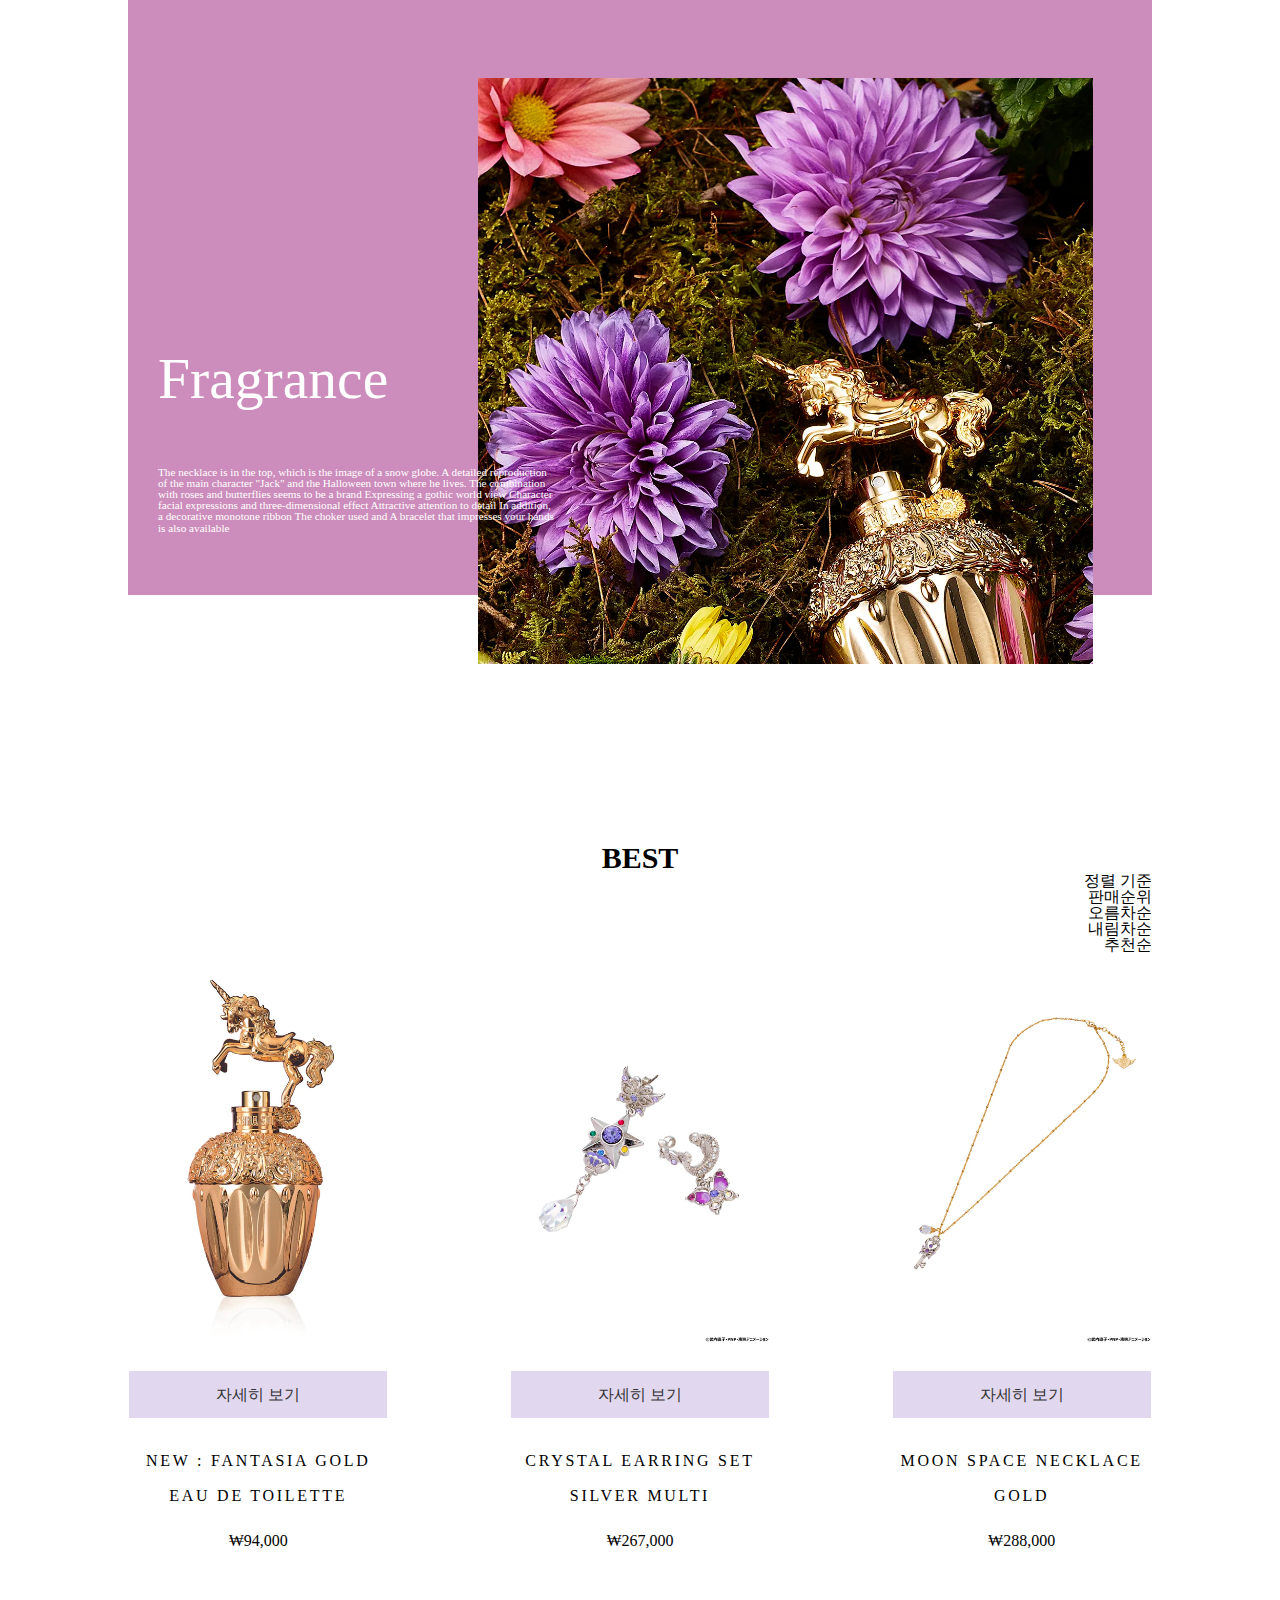
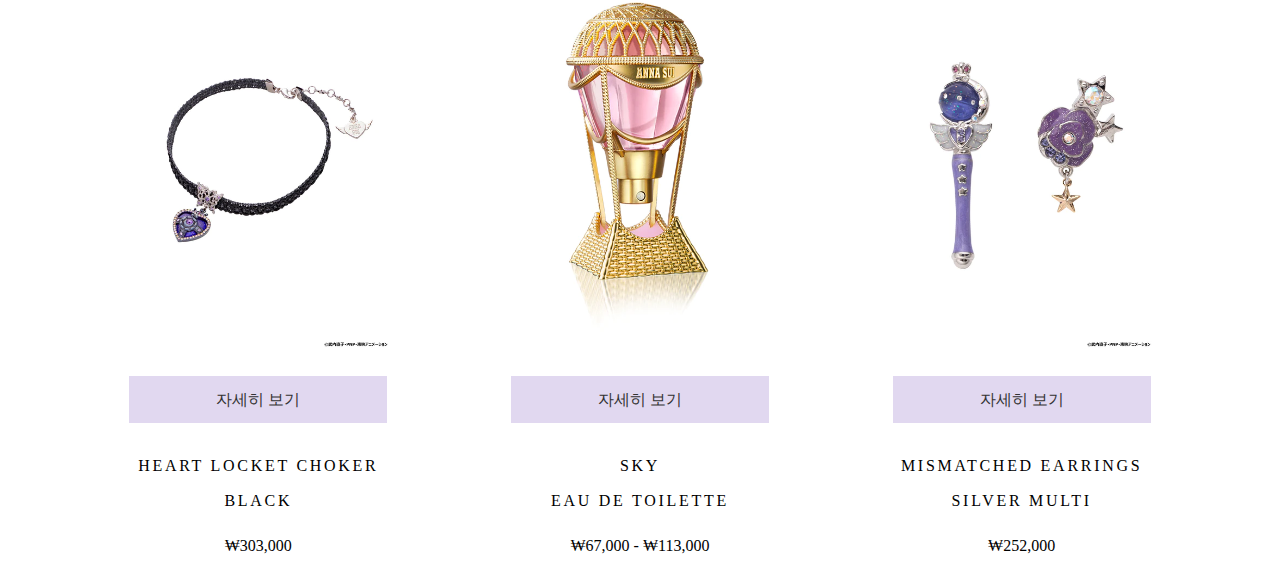
<file: subpage.html>
<!DOCTYPE html>
<html lang="en">
<head>
    <meta charset="UTF-8">
    <meta http-equiv="X-UA-Compatible" content="IE=edge">
    <meta name="viewport" content="width=device-width, initial-scale=1.0">
    <title>subpage</title>
    <link rel="stylesheet" href="css/reset.css">
    <link rel="stylesheet" href="css/sub.css">
</head>
<body>
    <main>
        <div class="inner">
            <section class="mainVisual white">
                <h1 class="mainTitle font72 paddingbottom-50">Fragrance</h1>
                <img class="mainImg" src="images/sAS_FantasiaGold_7.jpg" alt="">
                <p class="smallLine white"></p>
                <p class="mainText font14">The necklace is in the top, which is the image of a snow globe.
                    A detailed reproduction of the main character "Jack" and the Halloween town where he lives. The combination with roses and butterflies seems to be a brand
                   Expressing a gothic world view
                   Character facial expressions and three-dimensional effect
                   Attractive attention to detail
                   In addition, a decorative monotone ribbon
                   The choker used and
                   A bracelet that impresses your hands is also available</p>
            </section>
        </div>
        <div class="inner">
            <section class="bestCategory">
                <h2 class="text_uppercase bold">best</h2>
                <ul class="recommendToggle">
                    <li>정렬 기준</li>
                    <li>판매순위</li>
                    <li>오름차순</li>
                    <li>내림차순</li>
                    <li>추천순</li>
                </ul>
                <div class="product">
                    <div class="pro1">
                        <img src="images/FantasiaGold_Vertic_Gold_Bottle_CMYK_500x.webp.jpg" alt="">
                        <p><a href="" class="lavender">자세히 보기</a></p>
                        <p class="proName">New : Fantasia Gold<br>Eau de Toilette</p>
                        <p class="proPrice">₩94,000</p>
                    </div>
                    <div class="pro2">
                        <img src="images/earrings-star-1_500x.webp.jpg" alt="">
                        <p><a href="" class="lavender">자세히 보기</a></p>
                        <p class="proName">Crystal Earring Set<br>Silver Multi</p>
                        <p class="proPrice">₩267,000</p>
                    </div>
                    <div class="pro3">
                        <img src="images/sm-key-necklace-1_500x.webp.jpg" alt="">
                        <p><a href="" class="lavender">자세히 보기</a></p>
                        <p class="proName">Moon Space Necklace<br>Gold</p>
                        <p class="proPrice">₩288,000</p>
                    </div>
                    <div class="pro4">
                        <img src="images/sm-choker-1_500x.webp" alt="">
                        <p><a href="" class="lavender">자세히 보기</a></p>
                        <p class="proName">Heart Locket Choker<br>Black</p>
                        <p class="proPrice">₩303,000</p>
                    </div>
                    <div class="pro5">
                        <img src="images/download_5_500x_e4ca727e-6e28-446f-a4d0-72eeca31e239_500x.webp.jpg" alt="">
                        <p><a href="" class="lavender">자세히 보기</a></p>
                        <p class="proName">Sky<br>Eau de Toilette</p>
                        <p class="proPrice">₩67,000 - ₩113,000</p>
                    </div>
                    <div class="pro6">
                        <img src="images/earrings-wand-1_500x.webp" alt="">
                        <p><a href="" class="lavender">자세히 보기</a></p>
                        <p class="proName">Mismatched Earrings<br>Silver Multi</p>
                        <p class="proPrice">₩252,000</p>
                    </div>
                </div>
            </section>
        </div>
    </main>
</body>
</html>
</file>
<file: css/sub.css>
.inner{
  width: 1024px;
  margin: 0 auto;
}

/*mainVisual*/

.mainVisual{
  width: 1024px;
  height: 595px;
  background-color: #CD8DBC;
  margin-bottom: 248px;
}
.mainTitle{
 position:relative;
 top: 350px;
 left: 30px;
}
.mainImg{
 width: 615px;
 height: 586px;
 position: relative;
 top: -30px;
 left: 350px;
}
.mainText{
 width: 400px;
 position:relative;
 top: -230px;
 left: 30px;
}

 /*bestCategory*/
.bestCategory h2{
  text-align: center;
  font-size: 30px;
}
.recommendToggle{
  text-align: right;
}
.product{
  display: flex;
  flex-wrap: wrap;
  justify-content:space-between;
  text-align: center;
}
.product img{
  width: auto;
  height: 391px;
  margin-bottom: 40px;
}
.product p a{
  padding: 15px 87px;
  color: #333;
}
.proName{
  margin-top: 40px;
  line-height: 35px;
  letter-spacing: 0.17rem;
  text-transform: uppercase;
}
.proPrice{
  margin-top: 10px;
  line-height: 35px;
}


/*편리도구들*/
.lavender{
  background-color: #E1D8F0;
}
.text_uppercase{
  text-transform: uppercase;
}
.white{
  color: white;
}
.italic{
  font-style: italic;
}
.bold{
  font-weight: 900;
}
.font14{
  font-size: 14px;
  font-size: 0.7rem;
}
.font16{
  font-size: 16px;
  font-size: 0.8rem;
}
.font18{
  font-size: 18px;
  font-size: 0.9rem;
}
.font20{
  font-size: 20px;
  font-size: 1rem;
}
.font24{
  font-size: 24px;
  font-size: 1.2rem;
}
.font28{
  font-size: 28px;
  font-size: 1.4rem;
}
.font30{
  font-size: 30px;
  font-size: 1.5rem;
}
.font36{
  font-size: 36px;
  font-size: 1.8rem;
}
.font48{
  font-size: 48px;
  font-size: 2.4rem;
}
.font60{
  font-size: 60px;
  font-size: 3rem;
}
.font72{
  font-size: 72px;
  font-size: 3.6rem;
}
.margintop-50{
  margin-top: 50px;
}
.marginright-50{
  margin-right: 50px;
}
.marginbottom-50{
  margin-bottom: 50px;
}
.marginleft-50{
  margin-left: 50px;
}
.paddingtop-50{
  padding-top: 50px;
}
.paddingright-50{
  padding-right: 50px;
}
.paddingbottom-50{
  padding-bottom: 50px;
}
.paddingleft-50{
  padding-left: 50px;
}

.text-uppercase {
   text-transform: uppercase
 }
</file>
